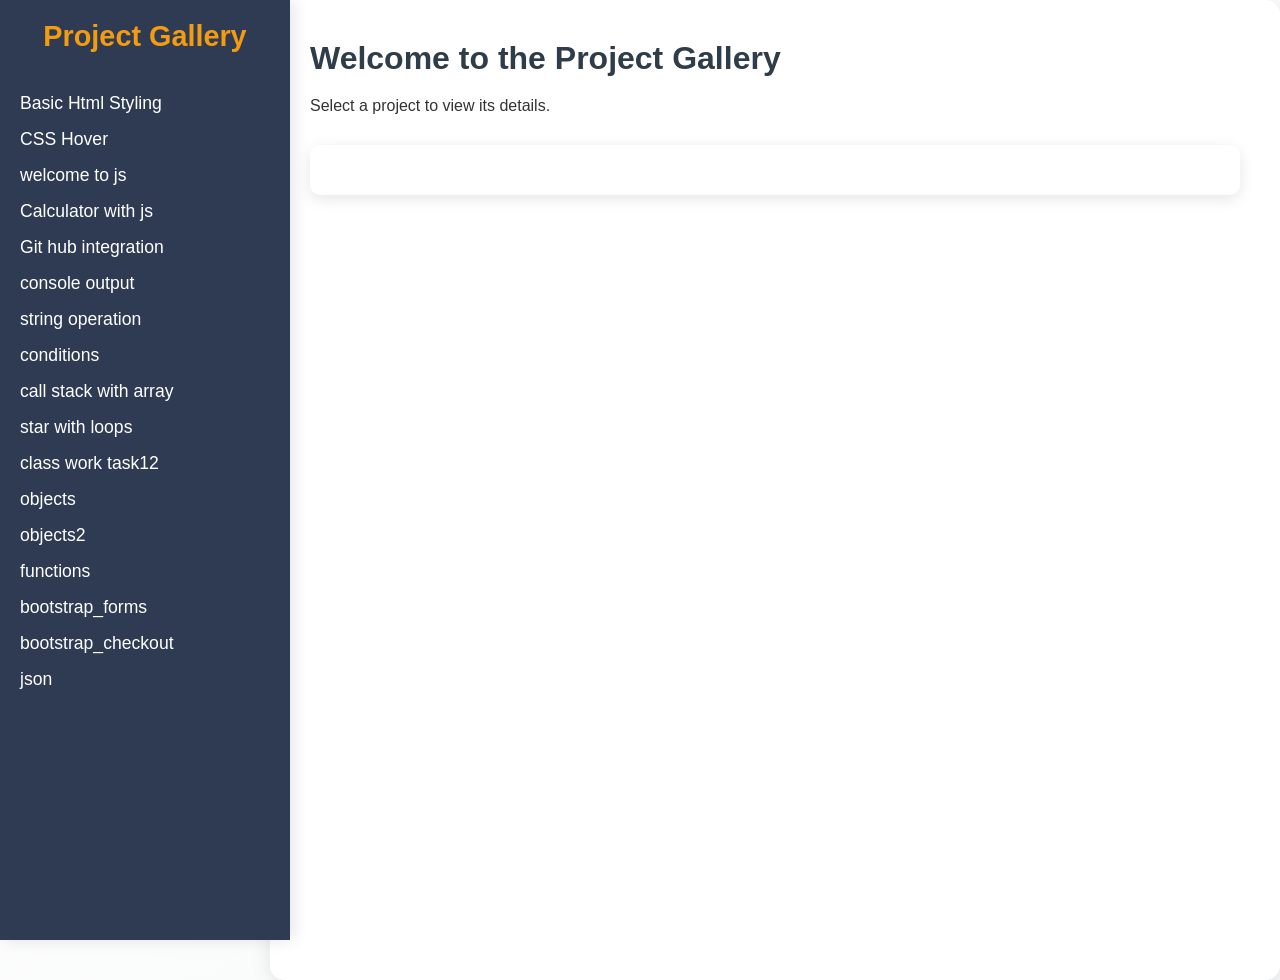
<file: index.html>
<!DOCTYPE html>
<html lang="en">
<head>
    <meta charset="UTF-8">
    <meta name="viewport" content="width=device-width, initial-scale=1.0">
    <title>Dynamic Project Gallery</title>
    <link rel="stylesheet" href="style.css">
</head>
<body>

    <!-- Sidebar -->
    <div id="sidebar">
        <h2>Project Gallery</h2>
        <ul id="project-nav"></ul>
    </div>

    <!-- Main Content Area -->
    <div id="main-content">
        <h2>Welcome to the Project Gallery</h2>
        <p>Select a project to view its details.</p>
        <div id="project-display"></div>
    </div>

    <script src="script.js"></script>
</body>
</html>
</file>
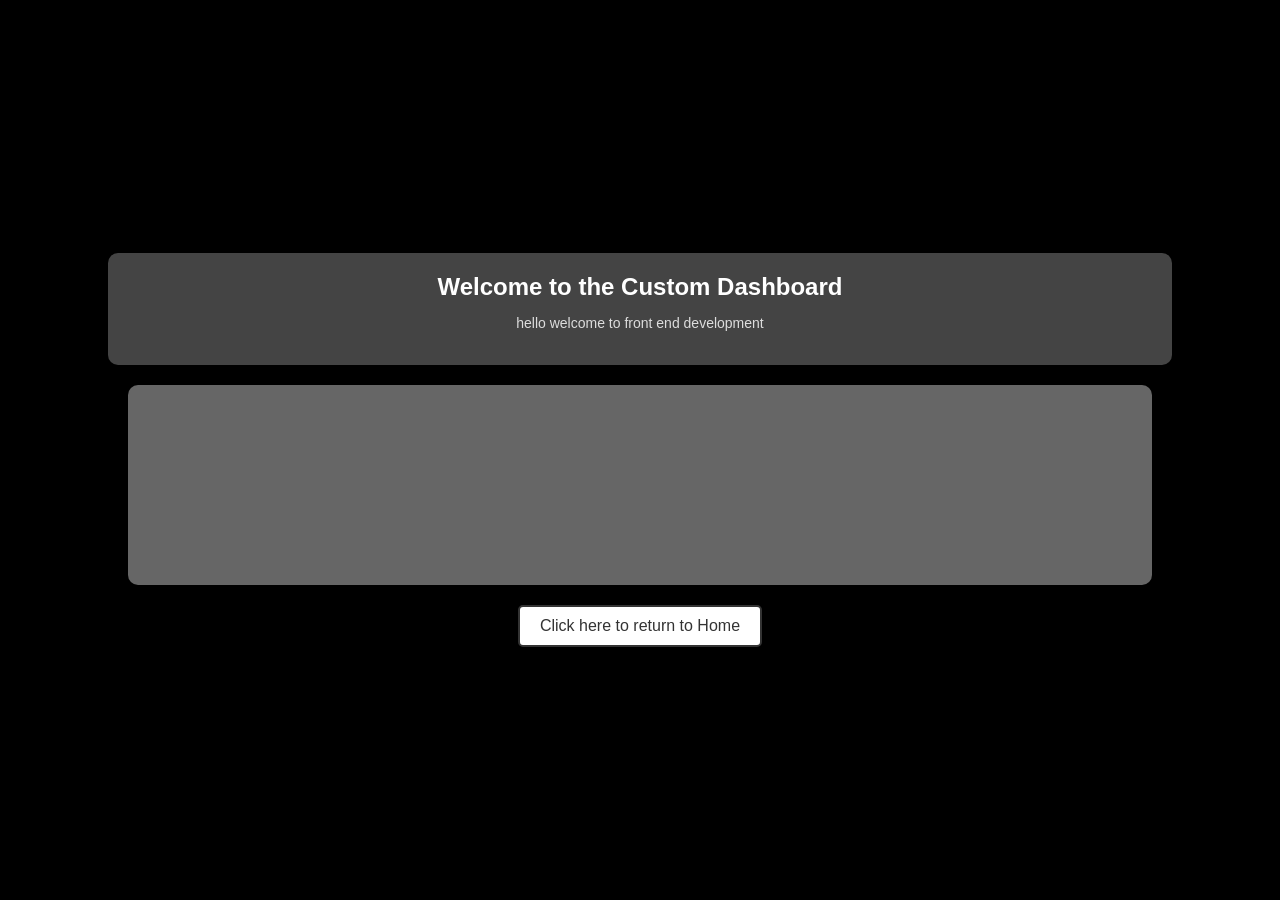
<file: tasks/task1/dashboard.html>
<!DOCTYPE html>
<html lang="en">
<head>
    <meta charset="UTF-8">
    <meta name="viewport" content="width=device-width, initial-scale=1.0">
    <title>Dashboard Page</title>
    <link rel="stylesheet" href="styles.css">
</head>
<body class="dark-theme">
    <div class="header">
        <h1>Welcome to the Custom Dashboard</h1>
        <p>hello welcome to front end development</p>
    </div>
    <div class="content-placeholder"></div>
    <div class="button-container">
        <button onclick="location.href='welcome.html'">Click here to return to Home</button>
    </div>
</body>
</html>
</file>
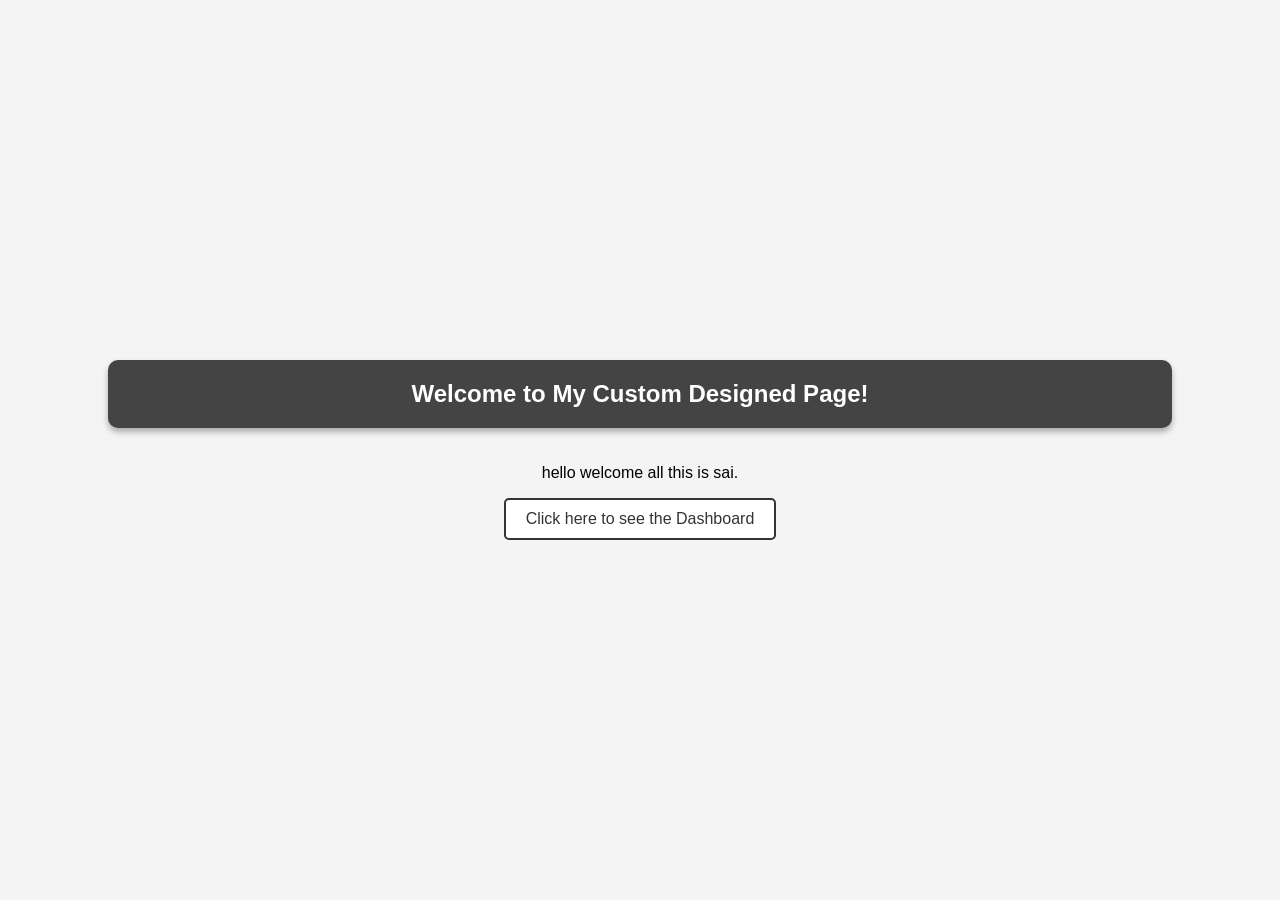
<file: tasks/task1/welcome.html>
<!DOCTYPE html>
<html lang="en">
<head>
    <meta charset="UTF-8">
    <meta name="viewport" content="width=device-width, initial-scale=1.0">
    <title>Index Page</title>
    <link rel="stylesheet" href="styles.css">
</head>
<body>
    <div class="header">
        <h1>Welcome to My Custom Designed Page!</h1>
    </div>
    <div class="content">
        <p>
            hello welcome all this is sai.
        </p>
    </div>
    <div class="button-container">
        <button onclick="location.href='dashboard.html'">Click here to see the Dashboard</button>
    </div>
</body>
</html>
</file>
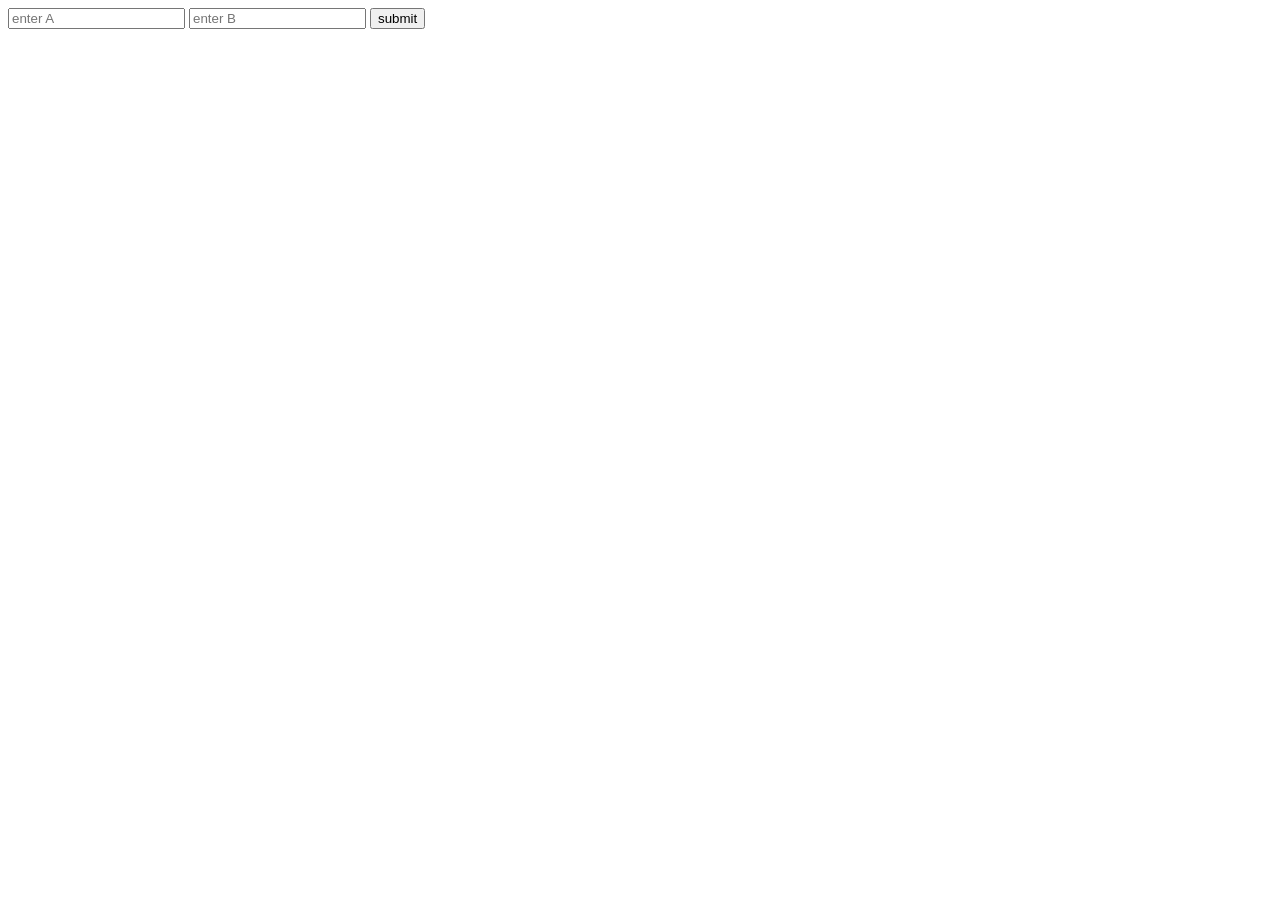
<file: tasks/task11/task11.html>
<!DOCTYPE html>
<html>
    <head>

    </head>
    <body>
        <input id="input_a" placeholder="enter A"/>
        <input id="input_b" placeholder="enter B" />
        <button onclick="calculate()">submit</button>
        <div id="output_span"></div>
        <script>
            const colors=["blue","orange"];
            let idx=0;
            function calculate(){
                let a = parseInt(document.getElementById("input_a").value);
                let b = parseInt(document.getElementById("input_b").value);
                let sum = 0;
               /* for (let i = a; i <= b; i++) {
                    sum += i;
                } */
              /*  let i=a;
                while(i<=b){
                    sum+=i;
                    i++;

                } */
                let i = a;
          
                do {
                    sum += i;
                    i++;
                } while (i <= b);

                document.getElementById("output_span").innerHTML = "The sum is:" +sum;
                document.getElementById("output_span").style="color: "+colors[idx];
            }
        </script>
    </body>
</html>
</file>
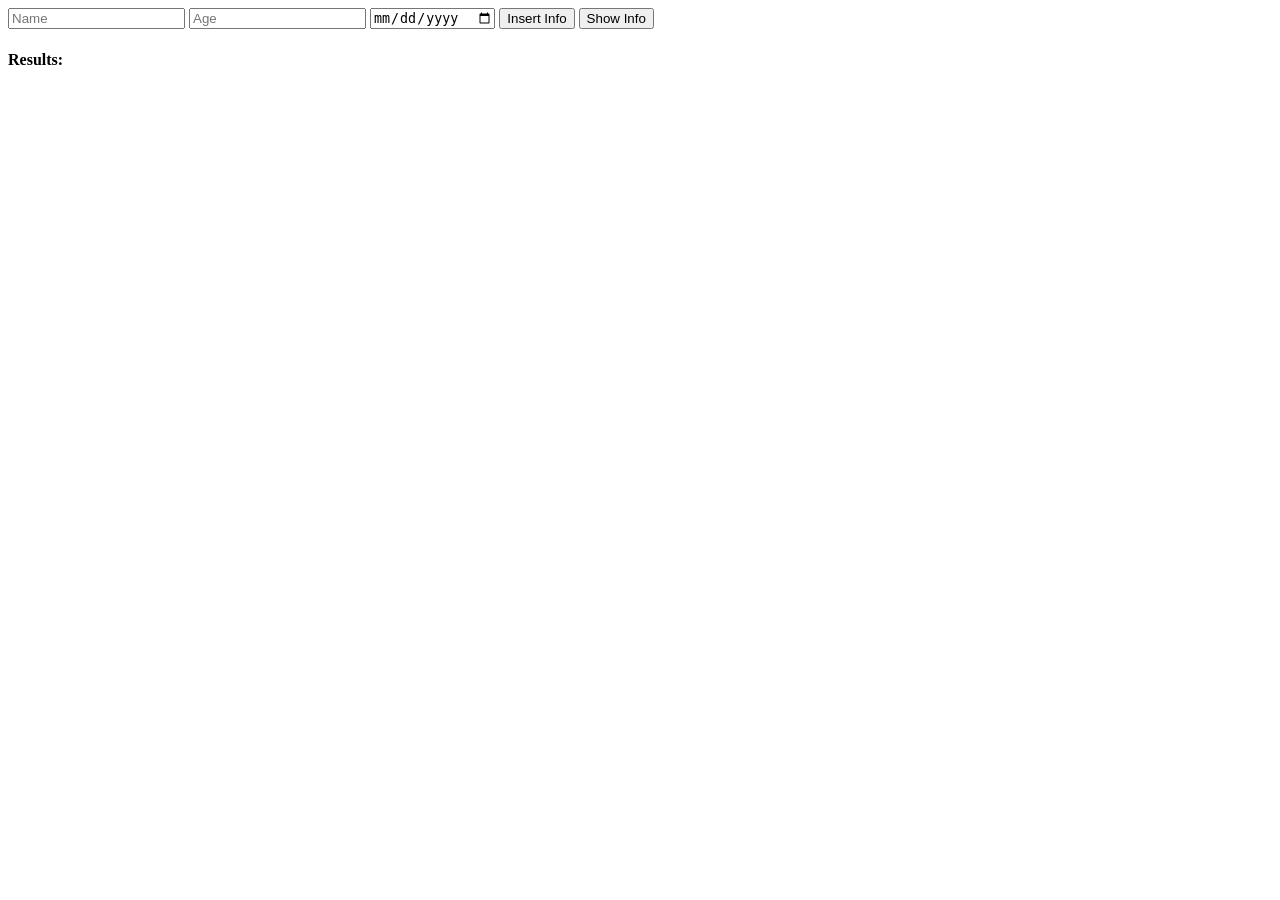
<file: tasks/task12/task12.html>
<!DOCTYPE html>
<html>
<head>
   
</head>
<body>

    <input type="text" id="name" placeholder="Name">
    <input type="number" id="age" placeholder="Age">
    <input type="date" id="dob">
    
    <button onclick="insert()">Insert Info</button>
    <button onclick="display()">Show Info</button>

    <h4>Results: </h4>

    <p id="demo_div"></p>

    <script>
        let students = [];

        function insert() {
            let student = {
                name: document.getElementById("name").value,
                age: document.getElementById("age").value,
                dob: document.getElementById("dob").value,
                
                main: function() {
                    return "Hello, my name is " + this.name + ". I am " + this.age +
                        " years old, born on " + this.dob 
                }
            };
            students.push(student);
            alert("Student added successfully");
        }

        function display() {
            let output = "";
            for (let i = 0; i < students.length; i++) {
                output += students[i].main() + "<br>";
            }
            document.getElementById("demo_div").innerHTML = output;
        }
    </script>

</body>
</html>
</file>
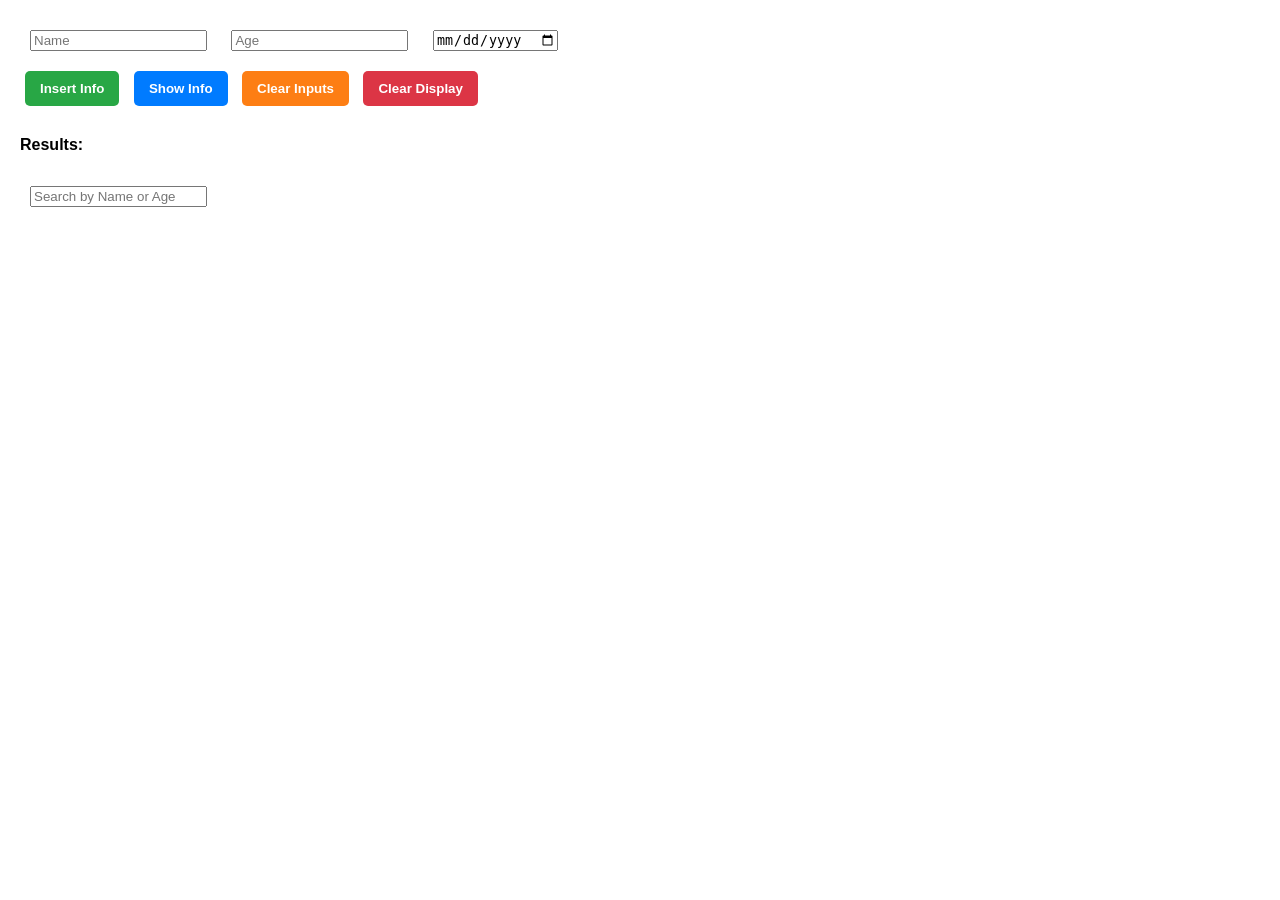
<file: tasks/task13/task13.html>
<!DOCTYPE html>
<html >
<head>
    
    
    <title>Student Info</title>
    <style>
        body {
            font-family: Arial, sans-serif;
            margin: 20px;
        }
        input {
            margin: 10px;
        }
        button {
            padding: 10px 15px;
            margin: 10px 5px;
            cursor: pointer;
            border: none;
            color: white;
            font-weight: bold;
            border-radius: 5px;
        }
        button:hover {
            opacity: 0.8;
        }
       
        .insert-info {
            background-color: #28a745; /* Green */
        }
        .show-info {
            background-color: #007bff; /* Blue */
        }
        .clear-inputs {
            background-color: #fd7e14; /* Orange */
        }
        .clear-display {
            background-color: #dc3545; /* Red */
        }
        h4 {
            margin-top: 20px;
        }
        .error {
            color: red;
        }
    </style>
</head>
<body>

    
    <input type="text" id="name" placeholder="Name">
    <input type="number" id="age" placeholder="Age">
    <input type="date" id="dob">
    <br>
    <button class="insert-info" onclick="insert()">Insert Info</button>
    <button class="show-info" onclick="display()">Show Info</button>
    <button class="clear-inputs" onclick="clearInputs()">Clear Inputs</button>
    <button class="clear-display" onclick="clearDisplay()">Clear Display</button>

    <h4>Results: </h4>

    
    <input type="text" id="search" placeholder="Search by Name or Age" oninput="search()">
    
    <p id="demo_div"></p>
    <p id="error_message" class="error"></p>

    <script>
        
        function Student(name, age, dob) {
            this.name = name;
            this.age = age;
            this.dob = dob;
            this.main = function() {
                return "Name: " + this.name + " Age: " + this.age + " DOB: " + this.dob;
            };
        }

        let students = [];

        
        function insert() {
            const name = document.getElementById("name").value;
            const age = document.getElementById("age").value;
            const dob = document.getElementById("dob").value;

            
            if (!name || !age || !dob) {
                document.getElementById("error_message").textContent = "Please fill in all fields.";
                return;
            }

            
            document.getElementById("error_message").textContent = "";

            
            let student = new Student(name, age, dob);

            
            students.push(student);

            alert("Student added successfully");

            
            clearInputs();
        }

        
        function display(filteredStudents = students) {
            if (filteredStudents.length === 0) {
                document.getElementById("demo_div").innerHTML = "No students to display.";
                return;
            }

            let output = "";
            for (let i = 0; i < filteredStudents.length; i++) {
                output += filteredStudents[i].main() + "<br>";
            }
            document.getElementById("demo_div").innerHTML = output;
        }

        
        function clearInputs() {
            document.getElementById("name").value = "";
            document.getElementById("age").value = "";
            document.getElementById("dob").value = "";
        }

        
        function clearDisplay() {
            document.getElementById("demo_div").innerHTML = "";
        }

        
        function search() {
            const searchTerm = document.getElementById("search").value.toLowerCase();

            
            const filteredStudents = students.filter(student => {
                const nameMatches = student.name.toLowerCase().includes(searchTerm);
                const ageMatches = student.age.toString().includes(searchTerm); 
                return nameMatches || ageMatches; 
            });

           
            display(filteredStudents);
        }
    </script>

</body>
</html>
</file>
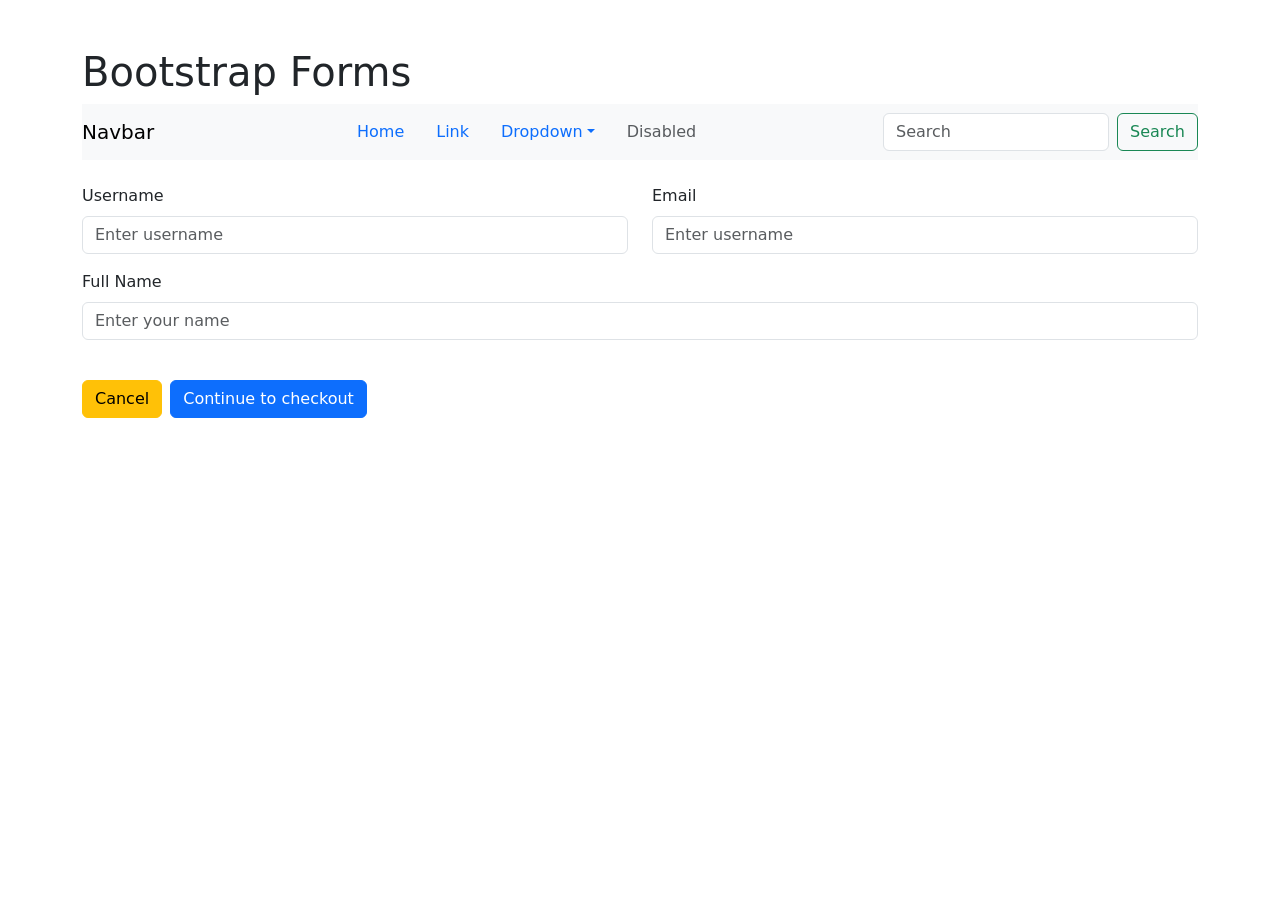
<file: tasks/task15/task15.html>
<!DOCTYPE html>
<html lang="en">
<head>
    <meta charset="UTF-8">
    <meta name="viewport" content="width=device-width, initial-scale=1.0">
    <title>Bootstrap Forms</title>
    <link href="https://cdn.jsdelivr.net/npm/bootstrap@5.3.0/dist/css/bootstrap.min.css" rel="stylesheet">
</head>
<body>
    <div class="container mt-5">
        <h1>Bootstrap Forms</h1>
       
        <nav class="navbar navbar-light bg-light mb-4">
            <a class="navbar-brand" href="#">Navbar</a>
            <ul class="nav">
                <li class="nav-item"><a class="nav-link" href="#">Home</a></li>
                <li class="nav-item"><a class="nav-link" href="#">Link</a></li>
                <li class="nav-item dropdown">
                    <a class="nav-link dropdown-toggle" href="#" id="navbarDropdown" role="button" data-bs-toggle="dropdown">Dropdown</a>
                    <ul class="dropdown-menu">
                        <li><a class="dropdown-item" href="#">Action</a></li>
                        <li><a class="dropdown-item" href="#">Another action</a></li>
                    </ul>
                </li>
                <li class="nav-item"><a class="nav-link disabled" href="#">Disabled</a></li>
            </ul>
            <form class="d-flex">
                <input class="form-control me-2" type="search" placeholder="Search">
                <button class="btn btn-outline-success" type="submit">Search</button>
            </form>
        </nav>

        <form>
            <div class="row mb-3">
                <div class="col">
                    <label for="username" class="form-label">Username</label>
                    <input type="text" class="form-control" id="username" placeholder="Enter username">
                </div>
                <div class="col">
                    <label for="email" class="form-label">Email</label>
                    <input type="email" class="form-control" id="email" placeholder="Enter username">
                </div>
            </div>
            <div class="mb-3">
                <label for="fullname" class="form-label">Full Name</label>
                <input type="text" class="form-control" id="fullname" placeholder="Enter your name">
                <br>
            </div>
            <div class="d-flex">
                <button type="button" class="btn btn-warning me-2">Cancel</button>
                <button type="submit" class="btn btn-primary">Continue to checkout</button>
            </div>
        </form>
    </div>

    <script src="https://cdn.jsdelivr.net/npm/bootstrap@5.3.0/dist/js/bootstrap.bundle.min.js"></script>
</body>
</html>
</file>
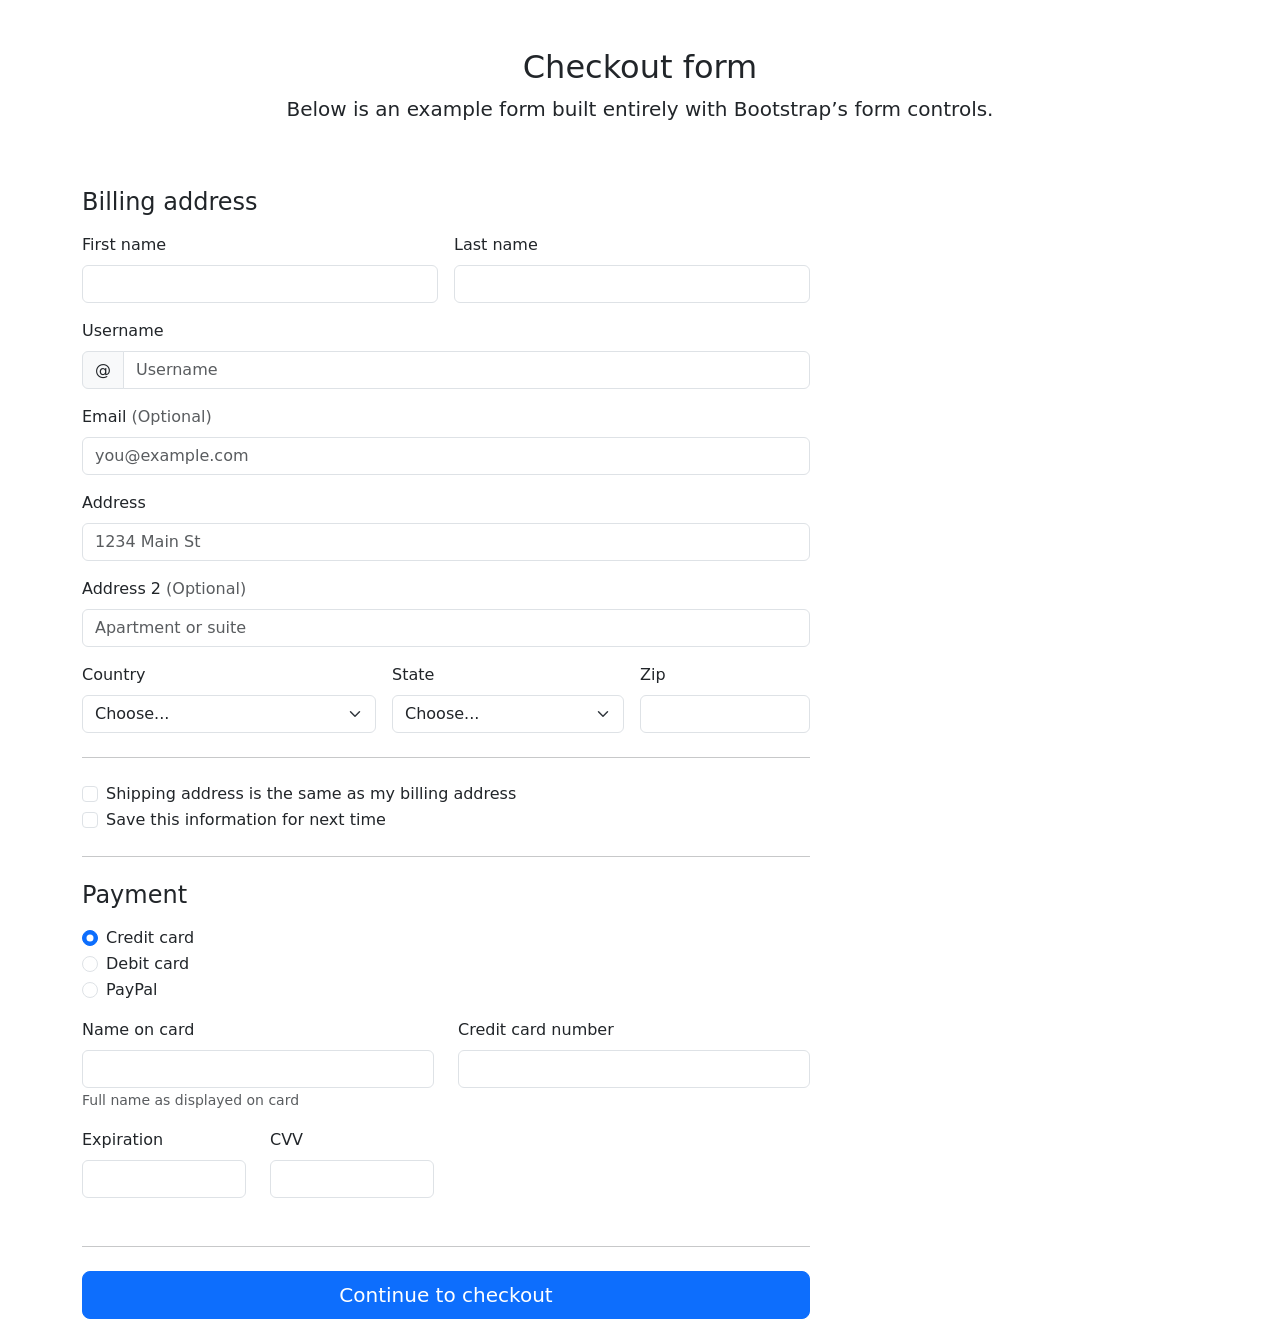
<file: tasks/task16/task16.html>
<!DOCTYPE html>
<html lang="en">
<head>
    <meta charset="UTF-8">
    <meta name="viewport" content="width=device-width, initial-scale=1.0">
    <title>Checkout Example</title>
    <!-- Bootstrap CSS -->
    <link href="https://cdn.jsdelivr.net/npm/bootstrap@5.3.0/dist/css/bootstrap.min.css" rel="stylesheet">
</head>
<body>
    <div class="container">
        <main>
            <div class="py-5 text-center">
                <h2>Checkout form</h2>
                <p class="lead">Below is an example form built entirely with Bootstrap’s form controls.</p>
            </div>

            <div class="row g-5">
                <div class="col-md-7 col-lg-8">
                    <h4 class="mb-3">Billing address</h4>
                    <form class="needs-validation" novalidate>
                        <div class="row g-3">
                            <div class="col-sm-6">
                                <label for="firstName" class="form-label">First name</label>
                                <input type="text" class="form-control" id="firstName" placeholder="" value="" required>
                                <div class="invalid-feedback">
                                    Valid first name is required.
                                </div>
                            </div>

                            <div class="col-sm-6">
                                <label for="lastName" class="form-label">Last name</label>
                                <input type="text" class="form-control" id="lastName" placeholder="" value="" required>
                                <div class="invalid-feedback">
                                    Valid last name is required.
                                </div>
                            </div>

                            <div class="col-12">
                                <label for="username" class="form-label">Username</label>
                                <div class="input-group has-validation">
                                    <span class="input-group-text">@</span>
                                    <input type="text" class="form-control" id="username" placeholder="Username" required>
                                    <div class="invalid-feedback">
                                        Your username is required.
                                    </div>
                                </div>
                            </div>

                            <div class="col-12">
                                <label for="email" class="form-label">Email <span class="text-muted">(Optional)</span></label>
                                <input type="email" class="form-control" id="email" placeholder="you@example.com">
                                <div class="invalid-feedback">
                                    Please enter a valid email address for shipping updates.
                                </div>
                            </div>

                            <div class="col-12">
                                <label for="address" class="form-label">Address</label>
                                <input type="text" class="form-control" id="address" placeholder="1234 Main St" required>
                                <div class="invalid-feedback">
                                    Please enter your shipping address.
                                </div>
                            </div>

                            <div class="col-12">
                                <label for="address2" class="form-label">Address 2 <span class="text-muted">(Optional)</span></label>
                                <input type="text" class="form-control" id="address2" placeholder="Apartment or suite">
                            </div>

                            <div class="col-md-5">
                                <label for="country" class="form-label">Country</label>
                                <select class="form-select" id="country" required>
                                    <option value="">Choose...</option>
                                    <option>United States</option>
                                </select>
                                <div class="invalid-feedback">
                                    Please select a valid country.
                                </div>
                            </div>

                            <div class="col-md-4">
                                <label for="state" class="form-label">State</label>
                                <select class="form-select" id="state" required>
                                    <option value="">Choose...</option>
                                    <option>California</option>
                                </select>
                                <div class="invalid-feedback">
                                    Please provide a valid state.
                                </div>
                            </div>

                            <div class="col-md-3">
                                <label for="zip" class="form-label">Zip</label>
                                <input type="text" class="form-control" id="zip" placeholder="" required>
                                <div class="invalid-feedback">
                                    Zip code required.
                                </div>
                            </div>
                        </div>

                        <hr class="my-4">

                        <div class="form-check">
                            <input type="checkbox" class="form-check-input" id="same-address">
                            <label class="form-check-label" for="same-address">Shipping address is the same as my billing address</label>
                        </div>

                        <div class="form-check">
                            <input type="checkbox" class="form-check-input" id="save-info">
                            <label class="form-check-label" for="save-info">Save this information for next time</label>
                        </div>

                        <hr class="my-4">

                        <h4 class="mb-3">Payment</h4>

                        <div class="my-3">
                            <div class="form-check">
                                <input id="credit" name="paymentMethod" type="radio" class="form-check-input" checked required>
                                <label class="form-check-label" for="credit">Credit card</label>
                            </div>
                            <div class="form-check">
                                <input id="debit" name="paymentMethod" type="radio" class="form-check-input" required>
                                <label class="form-check-label" for="debit">Debit card</label>
                            </div>
                            <div class="form-check">
                                <input id="paypal" name="paymentMethod" type="radio" class="form-check-input" required>
                                <label class="form-check-label" for="paypal">PayPal</label>
                            </div>
                        </div>

                        <div class="row gy-3">
                            <div class="col-md-6">
                                <label for="cc-name" class="form-label">Name on card</label>
                                <input type="text" class="form-control" id="cc-name" placeholder="" required>
                                <small class="text-muted">Full name as displayed on card</small>
                                <div class="invalid-feedback">
                                    Name on card is required.
                                </div>
                            </div>

                            <div class="col-md-6">
                                <label for="cc-number" class="form-label">Credit card number</label>
                                <input type="text" class="form-control" id="cc-number" placeholder="" required>
                                <div class="invalid-feedback">
                                    Credit card number is required.
                                </div>
                            </div>

                            <div class="col-md-3">
                                <label for="cc-expiration" class="form-label">Expiration</label>
                                <input type="text" class="form-control" id="cc-expiration" placeholder="" required>
                                <br>
                                <div class="invalid-feedback">
                                    Expiration date required.
                                </div>
                            </div>

                            <div class="col-md-3">
                                <label for="cc-cvv" class="form-label">CVV</label>
                                <input type="text" class="form-control" id="cc-cvv" placeholder="" required>
                                <div class="invalid-feedback">
                                    Security code required.
                                </div>
                            </div>
                        </div>

                        <hr class="my-4">

                        <button class="w-100 btn btn-primary btn-lg" type="submit">Continue to checkout</button>
                    </form>
                </div>
            </div>
        </main>
    </div>

    <!-- Bootstrap JS -->
    <script src="https://cdn.jsdelivr.net/npm/bootstrap@5.3.0/dist/js/bootstrap.bundle.min.js"></script>
</body>
</html>
</file>
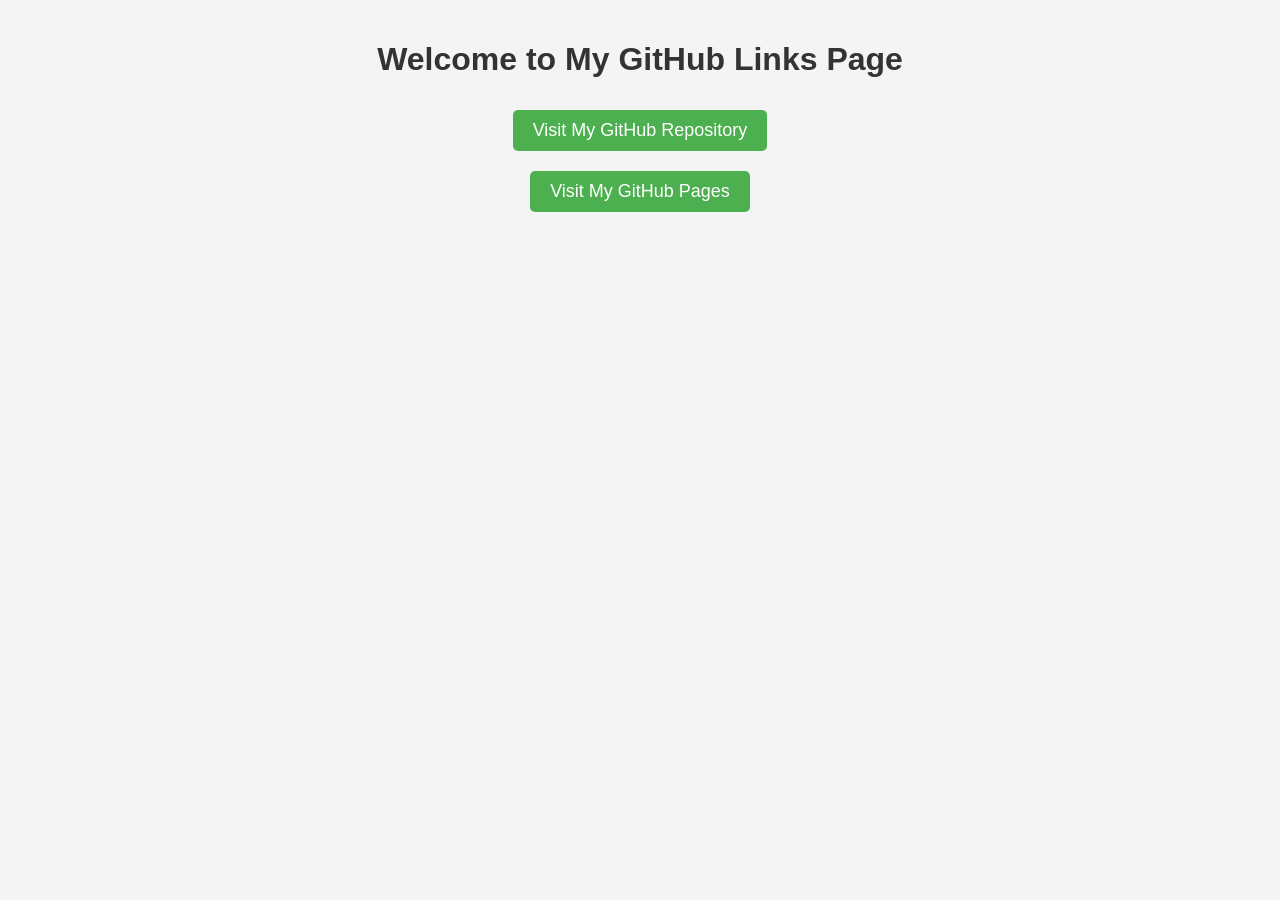
<file: tasks/task17/task17.html>
<!DOCTYPE html>
<html lang="en">
<head>
    <meta charset="UTF-8">
    <meta name="viewport" content="width=device-width, initial-scale=1.0">
    <title>GitHub Links Page</title>
    <style>
        body {
            font-family: Arial, sans-serif;
            margin: 0;
            padding: 20px;
            background-color: #f4f4f4;
        }

        h1 {
            text-align: center;
            color: #333;
        }

        .links-container {
            display: flex;
            flex-direction: column;
            align-items: center;
        }

        .link {
            background-color: #4CAF50;
            color: white;
            padding: 10px 20px;
            margin: 10px;
            text-decoration: none;
            font-size: 18px;
            border-radius: 5px;
            transition: background-color 0.3s;
        }

        .link:hover {
            background-color: #45a049;
        }

        .link:visited {
            color: white;
        }
    </style>
</head>
<body>

    <h1>Welcome to My GitHub Links Page</h1>

    <div class="links-container">
        <!-- GitHub Repository Link -->
        <a href="https://github.com/sporeddy1/sporeddy1.github.io.git" class="link" target="_blank">Visit My GitHub Repository</a>

        <!-- GitHub Pages Link -->
        <a href="https://sporeddy1.github.io" class="link" target="_blank">Visit My GitHub Pages</a>
    </div>

</body>
</html>
</file>
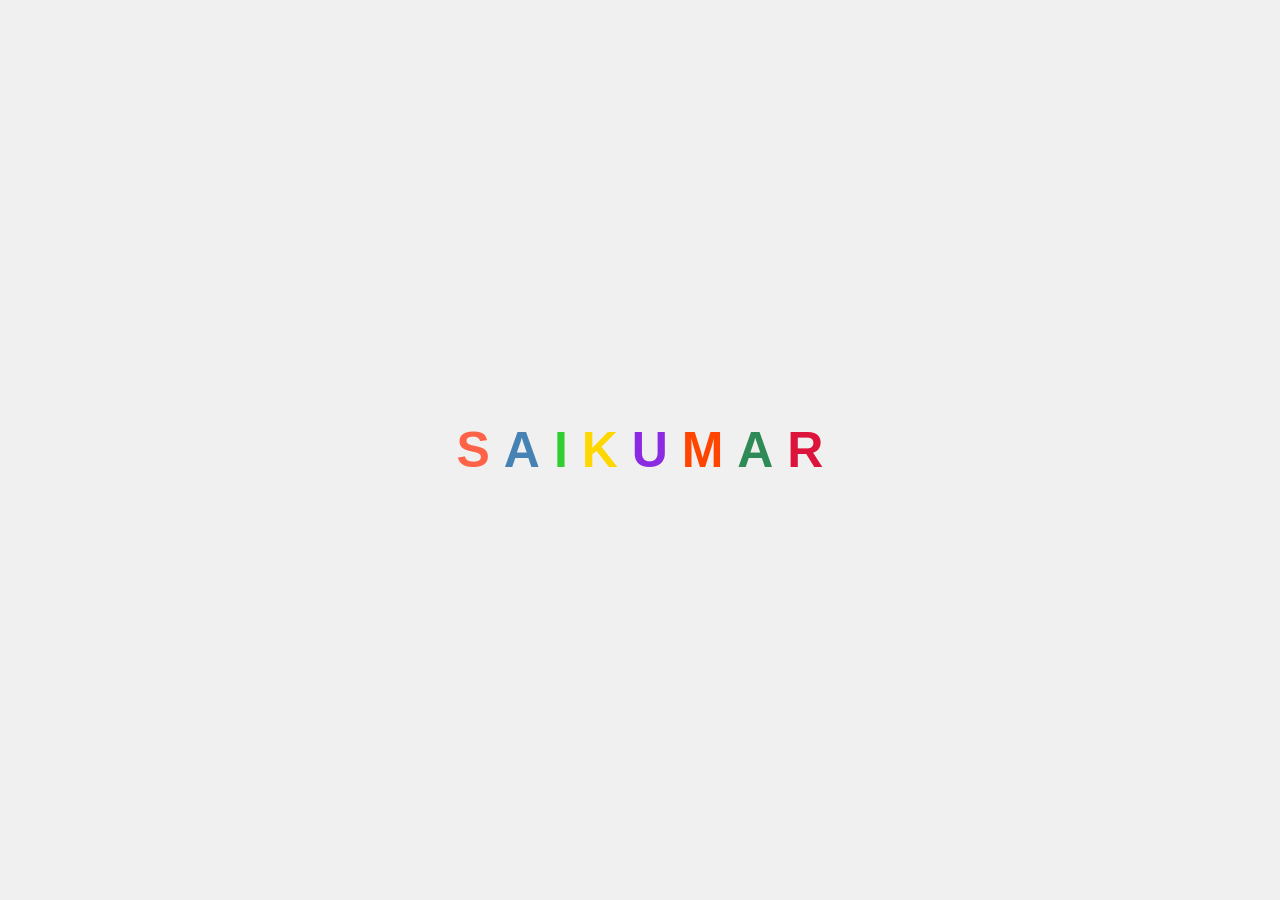
<file: tasks/task2/task2.html>
<!DOCTYPE html>
<html lang="en">
<head>
   
    <style>
        
        * {
            margin: 0;
            padding: 0;
            box-sizing: border-box;
        }
        body, html {
            height: 100%;
            display: flex;
            justify-content: center;
            align-items: center;
            background-color: #f0f0f0;
        }

        
        .name {
            font-size: 50px;
            font-family: Arial, sans-serif;
            display: inline-block;
            text-align: center;
        }

       
        .letter {
            display: inline-block;
            transition: transform 0.3s ease, font-size 0.3s ease;
        }

        
        .letter:hover {
            transform: scale(1.5);
            font-size: 70px;  
        }

        
        .letter:nth-child(1) { color: #FF6347; } 
        .letter:nth-child(2) { color: #4682B4; } 
        .letter:nth-child(3) { color: #32CD32; } 
        .letter:nth-child(4) { color: #FFD700; } 
        .letter:nth-child(5) { color: #8A2BE2; } 
        .letter:nth-child(6) { color: #FF4500; } 
        .letter:nth-child(7) { color: #2E8B57; } 
        .letter:nth-child(8) { color: #DC143C; } 
       
    </style>
</head>
<body>
    <h1 class="name">
        <span class="letter">S</span>
        <span class="letter">A</span>
        <span class="letter">I</span>
        <span class="letter">K</span>
        <span class="letter">U</span>
        <span class="letter">M</span>
        <span class="letter">A</span>
        <span class="letter">R</span>
       
    </h1>
</body>
</html>
</file>
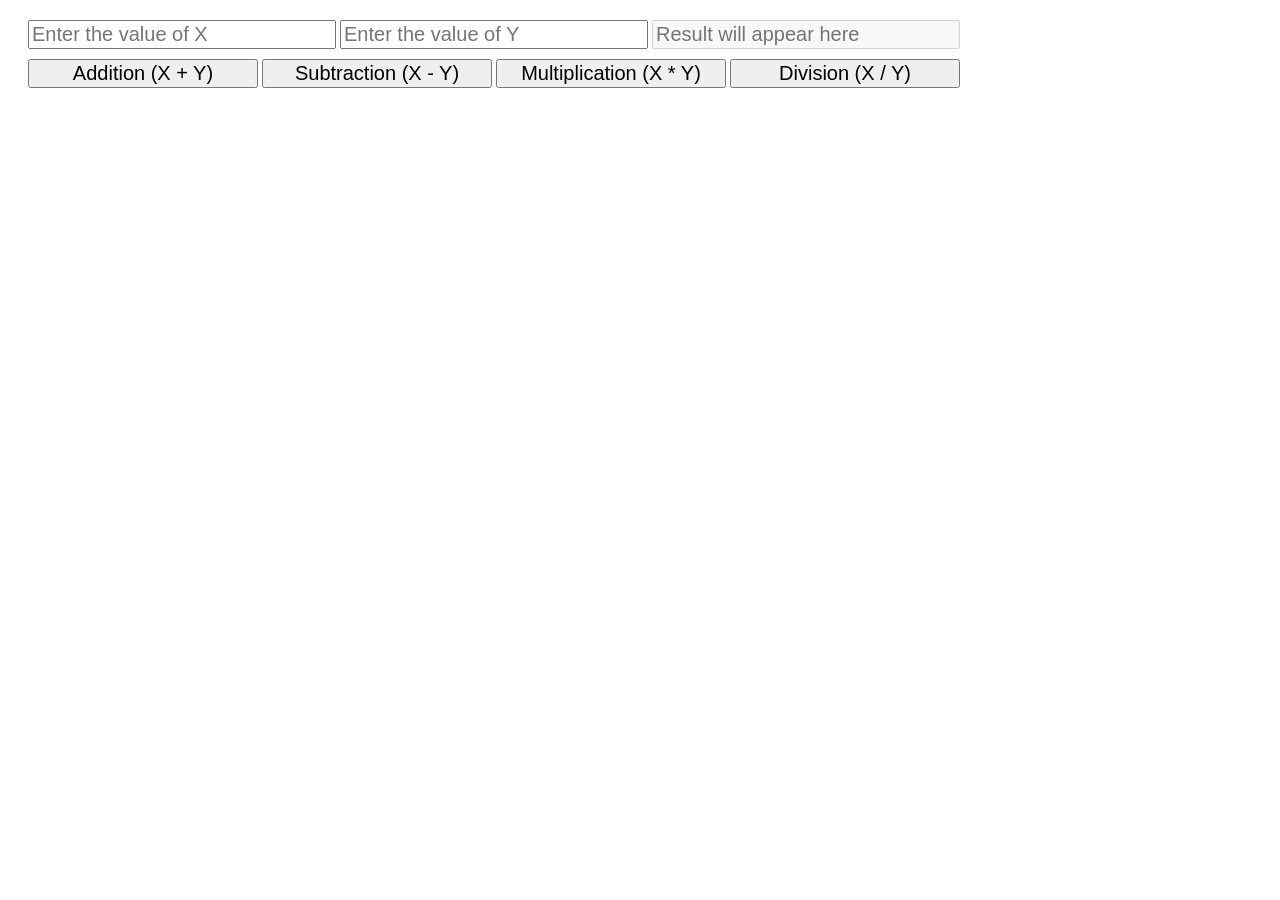
<file: tasks/task4/task4.HTML>
<!DOCTYPE html>
<html>
    <head>
        <style>
            input {
                width: 300px;
                font-size: 20px;
            }
            button {
                width: 230px;
                font-size: 20px;
            }
            .button_div {
                margin-top: 10px;
            }
            #container {
                padding: 10px;
                margin: 10px;
            }
        </style>
    </head>

    <body>
        <div id="container">
            <div class="input_div">
                <input placeholder="Enter the value of X" id="num1"/>
                <input placeholder="Enter the value of Y" id="num2"/>
                <input placeholder="Result will appear here" id="res" disabled/>
            </div>

            <div class="button_div">
                <button onclick="add()">Addition (X + Y)</button>
                <button onclick="subtract()">Subtraction (X - Y)</button>
                <button onclick="multiply()">Multiplication (X * Y)</button>
                <button onclick="divide()">Division (X / Y)</button>
            </div>            
        </div>

        <script>
            // Function to perform addition
            function add() {
                var num1 = parseFloat(document.getElementById("num1").value);
                var num2 = parseFloat(document.getElementById("num2").value);
                if (!isNaN(num1) && !isNaN(num2)) {
                    var result = num1 + num2;
                    document.getElementById("res").value = result;
                } else {
                    document.getElementById("res").value = "Invalid input";
                }
            }

            // Function to perform subtraction
            function subtract() {
                var num1 = parseFloat(document.getElementById("num1").value);
                var num2 = parseFloat(document.getElementById("num2").value);
                if (!isNaN(num1) && !isNaN(num2)) {
                    var result = num1 - num2;
                    document.getElementById("res").value = result;
                } else {
                    document.getElementById("res").value = "Invalid input";
                }
            }

            // Function to perform multiplication
            function multiply() {
                var num1 = parseFloat(document.getElementById("num1").value);
                var num2 = parseFloat(document.getElementById("num2").value);
                if (!isNaN(num1) && !isNaN(num2)) {
                    var result = num1 * num2;
                    document.getElementById("res").value = result;
                } else {
                    document.getElementById("res").value = "Invalid input";
                }
            }

            // Function to perform division
            function divide() {
                var num1 = parseFloat(document.getElementById("num1").value);
                var num2 = parseFloat(document.getElementById("num2").value);
                if (!isNaN(num1) && !isNaN(num2)) {
                    if (num2 !== 0) {
                        var result = num1 / num2;
                        document.getElementById("res").value = result;
                    } else {
                        document.getElementById("res").value = "InF";
                    }
                } else {
                    document.getElementById("res").value = "Invalid input";
                }
            }
        </script>
    </body>
</html>
</file>
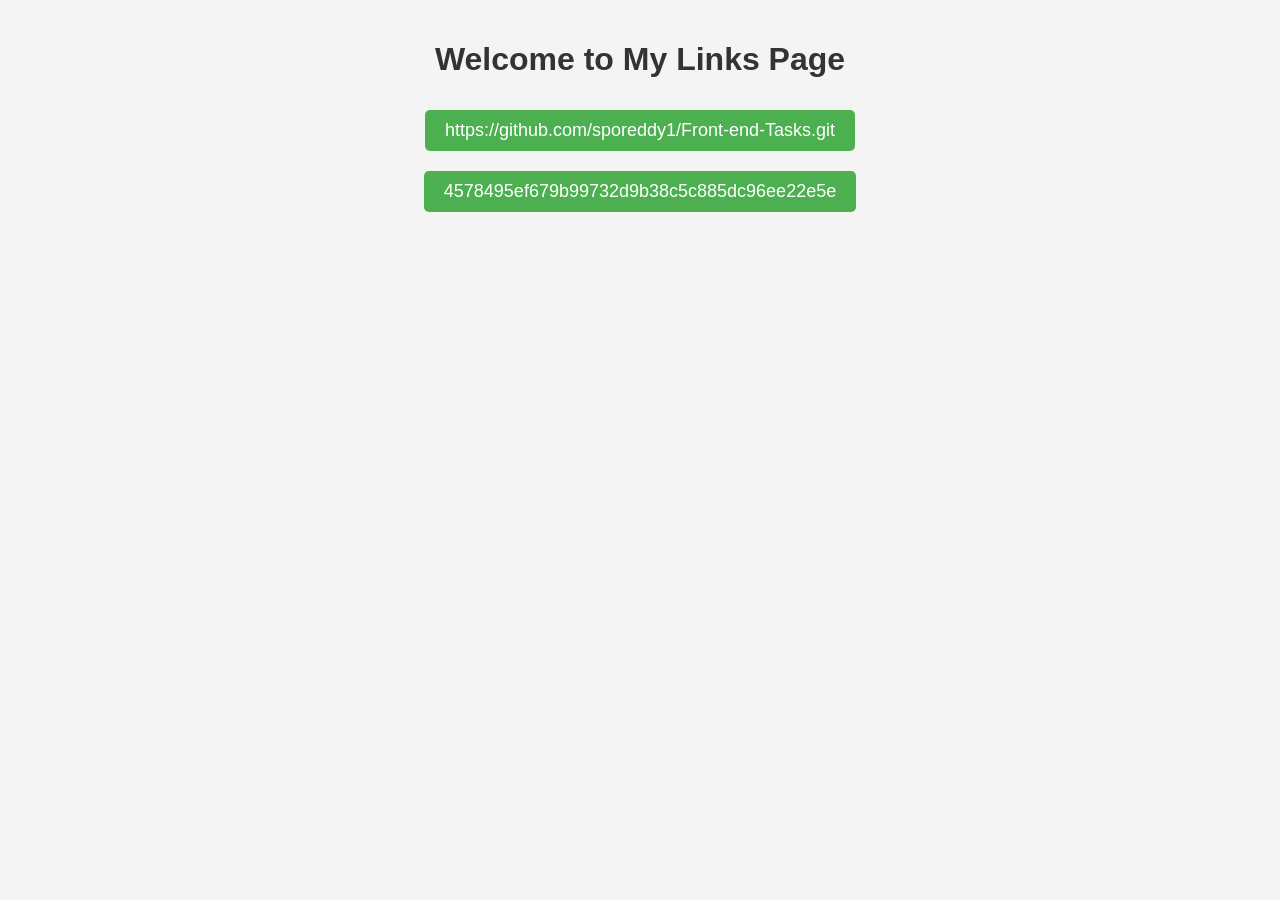
<file: tasks/task5/task5.html>
<!DOCTYPE html>
<html lang="en">
<head>
    <meta charset="UTF-8">
    <meta name="viewport" content="width=device-width, initial-scale=1.0">
    <title>Links Page</title>
    <style>
        body {
            font-family: Arial, sans-serif;
            margin: 0;
            padding: 20px;
            background-color: #f4f4f4;
        }

        h1 {
            text-align: center;
            color: #333;
        }

        .links-container {
            display: flex;
            flex-direction: column;
            align-items: center;
        }

        .link {
            background-color: #4CAF50;
            color: white;
            padding: 10px 20px;
            margin: 10px;
            text-decoration: none;
            font-size: 18px;
            border-radius: 5px;
            transition: background-color 0.3s;
        }

        .link:hover {
            background-color: #45a049;
        }

        .link:visited {
            color: white;
        }
    </style>
</head>
<body>

    <h1>Welcome to My Links Page</h1>

    <div class="links-container">
        <a href="https://github.com/sporeddy1/Front-end-Tasks.git" class="link" target="_blank">https://github.com/sporeddy1/Front-end-Tasks.git</a>
        <a href="4578495ef679b99732d9b38c5c885dc96ee22e5e" class="link" target="_blank">4578495ef679b99732d9b38c5c885dc96ee22e5e</a>
    </div>

</body>
</html>
</file>
<file: style.css>
/* Resetting default styles */
body, h2, p {
    margin: 0;
    padding: 0;
}

/* Overall body setup */
body {
    font-family: 'Roboto', Arial, sans-serif; /* Clean and readable font */
    display: flex; /* Flexbox layout for easy positioning */
    min-height: 100vh; /* Full height of the screen */
    margin: 0;
    background: linear-gradient(135deg, #ffffff, #f7f8f9); /* Light gradient background */
    color: #333; /* Dark text for readability */
    box-sizing: border-box; /* Ensure padding and margins don't cause overflow */
}

/* Sidebar styling */
#sidebar {
    width: 250px; /* Sidebar with fixed width */
    background-color: #2f3b52; /* Dark blue for a professional look */
    color: white;
    padding: 20px;
    position: fixed; /* Keeps the sidebar fixed */
    top: 0;
    left: 0;
    height: 100vh; /* Full height of the screen */
    overflow-y: auto; /* Make the sidebar scrollable */
    box-shadow: 4px 0 15px rgba(0, 0, 0, 0.1); /* Adding subtle depth */
    transition: all 0.3s ease; /* Smooth transition for responsiveness */
}

#sidebar h2 {
    text-align: center;
    font-size: 1.8rem; /* Slightly larger font size for the title */
    font-weight: 600; /* Slightly bolder font for title */
    color: #f39c12; /* Gold color for title */
    margin-bottom: 40px;
}

#sidebar ul {
    list-style-type: none;
    padding-left: 0;
}

#sidebar ul li {
    margin: 15px 0;
}

#sidebar ul li a {
    color: white;
    text-decoration: none;
    font-size: 1.1rem;
    font-weight: 500;
    display: block; /* Make links fill the full width for easy clicking */
    transition: color 0.3s ease, padding-left 0.3s ease; /* Smooth hover effect */
}

#sidebar ul li a:hover {
    color: #f39c12; /* Gold hover effect */
    padding-left: 10px; /* Subtle indentation on hover for a modern touch */
}

/* Main content area */
#main-content {
    margin-left: 270px; /* Create space between sidebar and content */
    padding: 40px;
    flex-grow: 1;
    min-height: 100vh; /* Full height for content */
    height: auto; /* Allow content to grow */
    overflow-y: auto; /* Ensure the content is scrollable if it exceeds screen height */
    background-color: rgba(255, 255, 255, 0.98); /* Slightly transparent white background */
    box-shadow: 0 4px 20px rgba(0, 0, 0, 0.1); /* Adding depth to the content */
    border-radius: 15px; /* Rounded corners for a softer look */
    transition: all 0.3s ease; /* Smooth transition when resizing */
}

/* Title for main content */
#main-content h2 {
    margin-top: 0;
    font-size: 2rem;
    font-weight: 600;
    color: #2e3d49; /* Dark gray for the heading */
    margin-bottom: 20px;
}

/* Project display area */
#project-display {
    margin-top: 30px;
    padding: 25px;
    background-color: #ffffff;
    border-radius: 10px;
    box-shadow: 0 4px 15px rgba(0, 0, 0, 0.1); /* Depth for the project box */
    transition: transform 0.3s ease; /* Smooth zoom effect */
}

#project-display h3 {
    font-size: 1.5rem;
    font-weight: 600;
    color: #333;
    margin-bottom: 15px;
}

#project-display p {
    font-size: 1rem;
    color: #555;
    line-height: 1.6;
}

/* Hover effect for the project display area */
#project-display:hover {
    transform: scale(1.03); /* Slight zoom effect for interaction */
}

/* Responsive Design */
@media screen and (max-width: 1024px) {
    #sidebar {
        width: 200px; /* Reduced width for medium screens */
    }

    #main-content {
        margin-left: 220px; /* Adjust for smaller sidebar width */
        padding: 30px;
    }
}

@media screen and (max-width: 768px) {
    #sidebar {
        width: 100%; /* Sidebar takes full width on small screens */
        height: auto;
        position: relative; /* Sidebar no longer fixed */
        padding: 15px;
    }

    #main-content {
        margin-left: 0; /* Remove margin for full-width content */
        padding: 20px;
        height: auto;
    }

    #sidebar ul li {
        margin: 15px 0; /* Reduced margin for smaller screens */
    }

    #sidebar h2 {
        font-size: 1.5rem; /* Adjust title size for smaller screens */
    }

    #project-display {
        padding: 15px; /* Less padding on small screens */
    }
}
</file>
<file: tasks/task1/styles.css>
body {
    font-family: Arial, sans-serif;
    margin: 0;
    padding: 0;
    display: flex;
    flex-direction: column;
    align-items: center;
    justify-content: center;
    height: 100vh;
    text-align: center;
    }
    body {
    background-color: #f4f4f4;
    }
    body.dark-theme {
    background-color: #000;
    color: #fff;
    }
    .header {
    background-color: #444;
    padding: 20px;
    border-radius: 10px;
    box-shadow: 0 4px 6px rgba(0, 0, 0, 0.3);
    width: 80%;
    margin-bottom: 20px;
    }
    .header h1 {
    margin: 0;
    font-size: 24px;
    color: #fff;
    }
    .header p {
    font-size: 14px;
    color: #ddd;
    }
    .content-placeholder {
    width: 80%;
    height: 200px;
    background-color: #666;
    border-radius: 10px;
    margin-bottom: 20px;
    box-shadow: 0 4px 6px rgba(0, 0, 0, 0.3);
    }
    .button-container button {
    background-color: #fff;
    color: #333;
    border: 2px solid #333;
    padding: 10px 20px;
    font-size: 16px;
    border-radius: 5px;
    cursor: pointer;
    transition: background-color 0.3s ease, color 0.3s ease;
    }
    .button-container button:hover {
    background-color: #333;
    color: #fff;
    }
</file>
